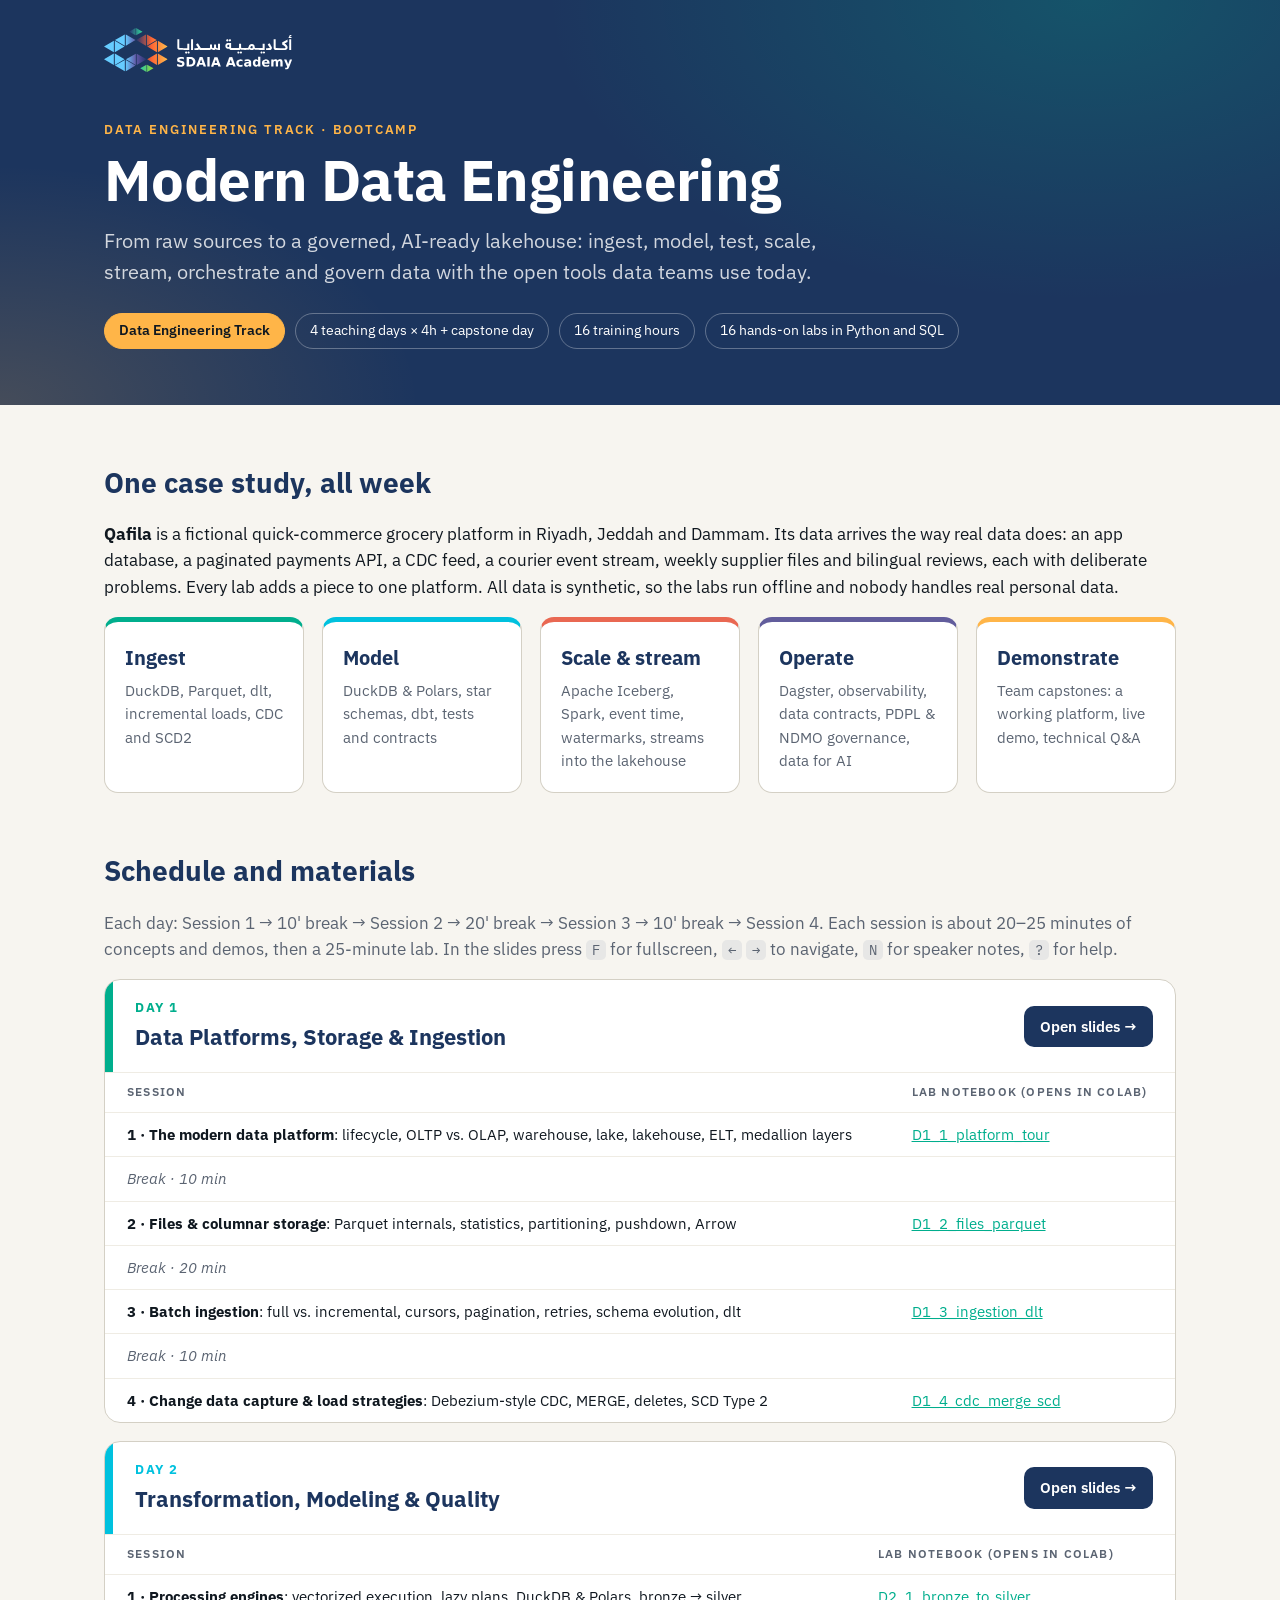
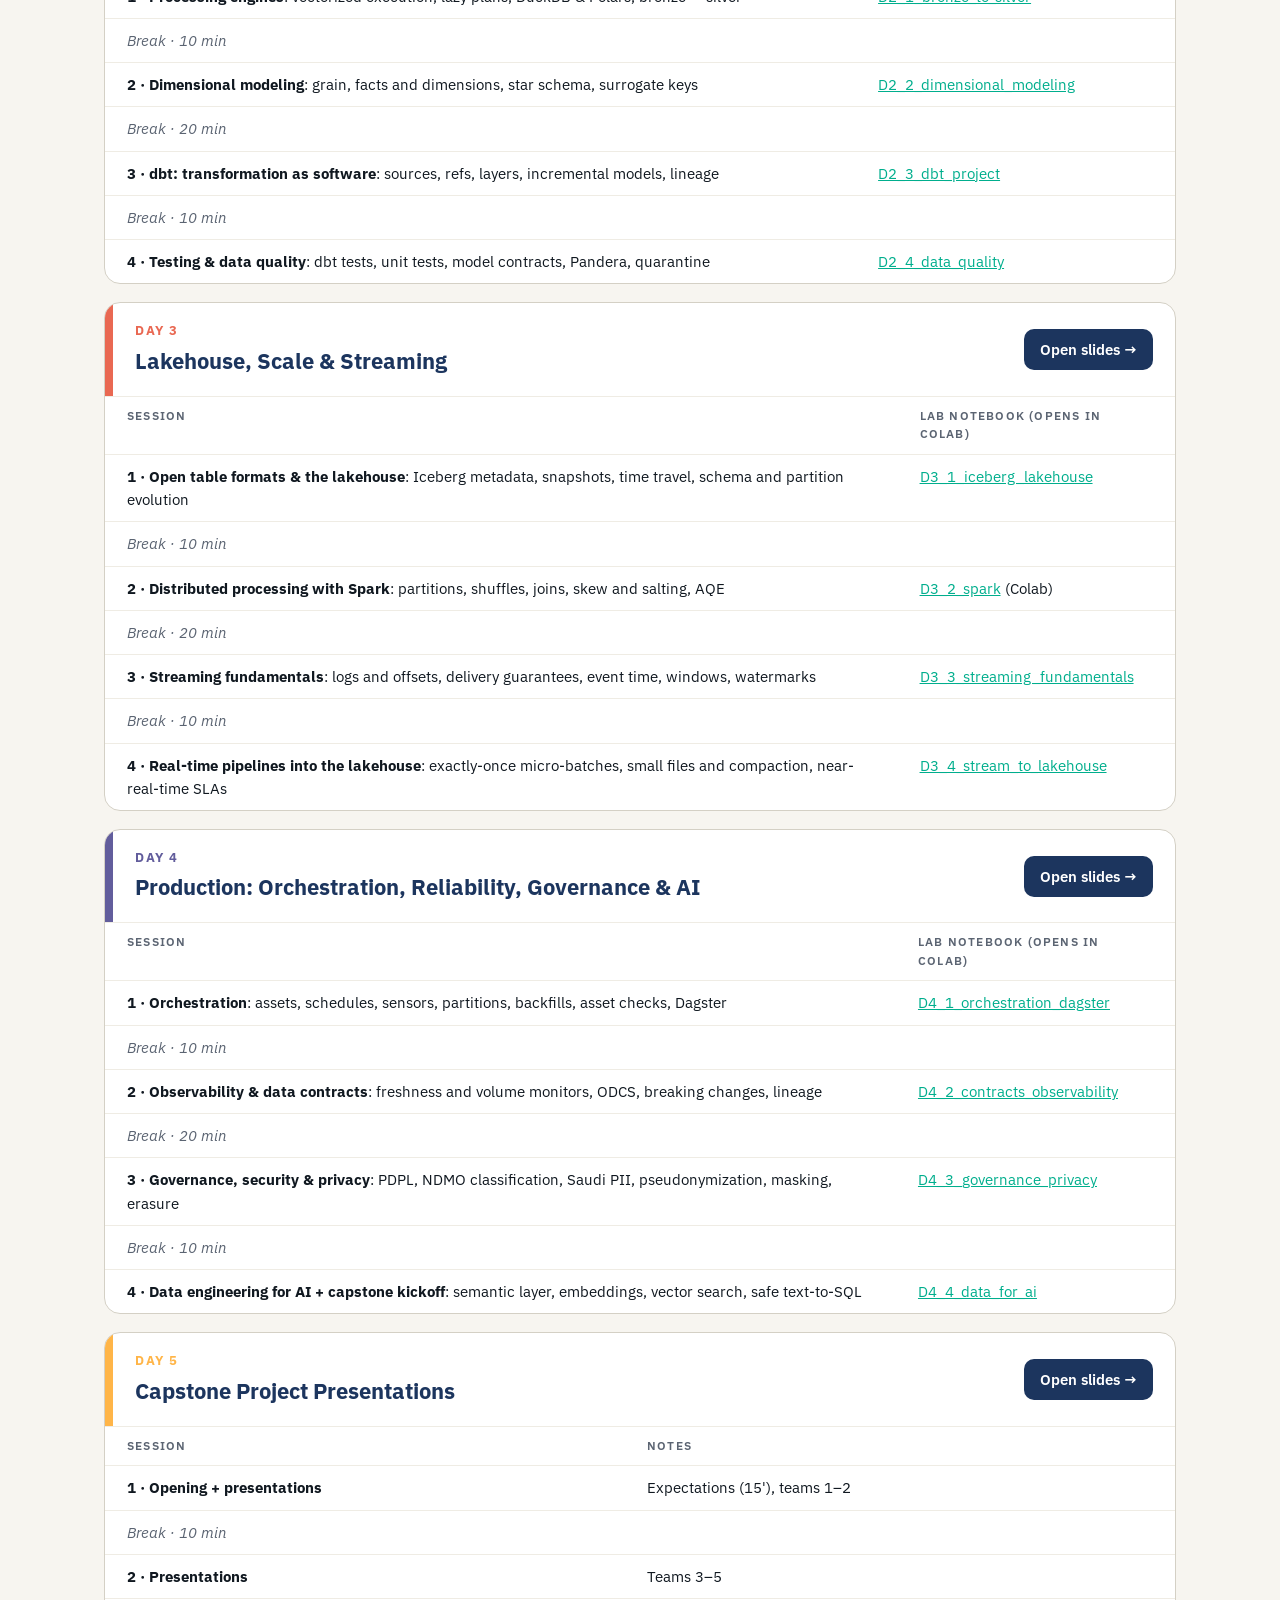
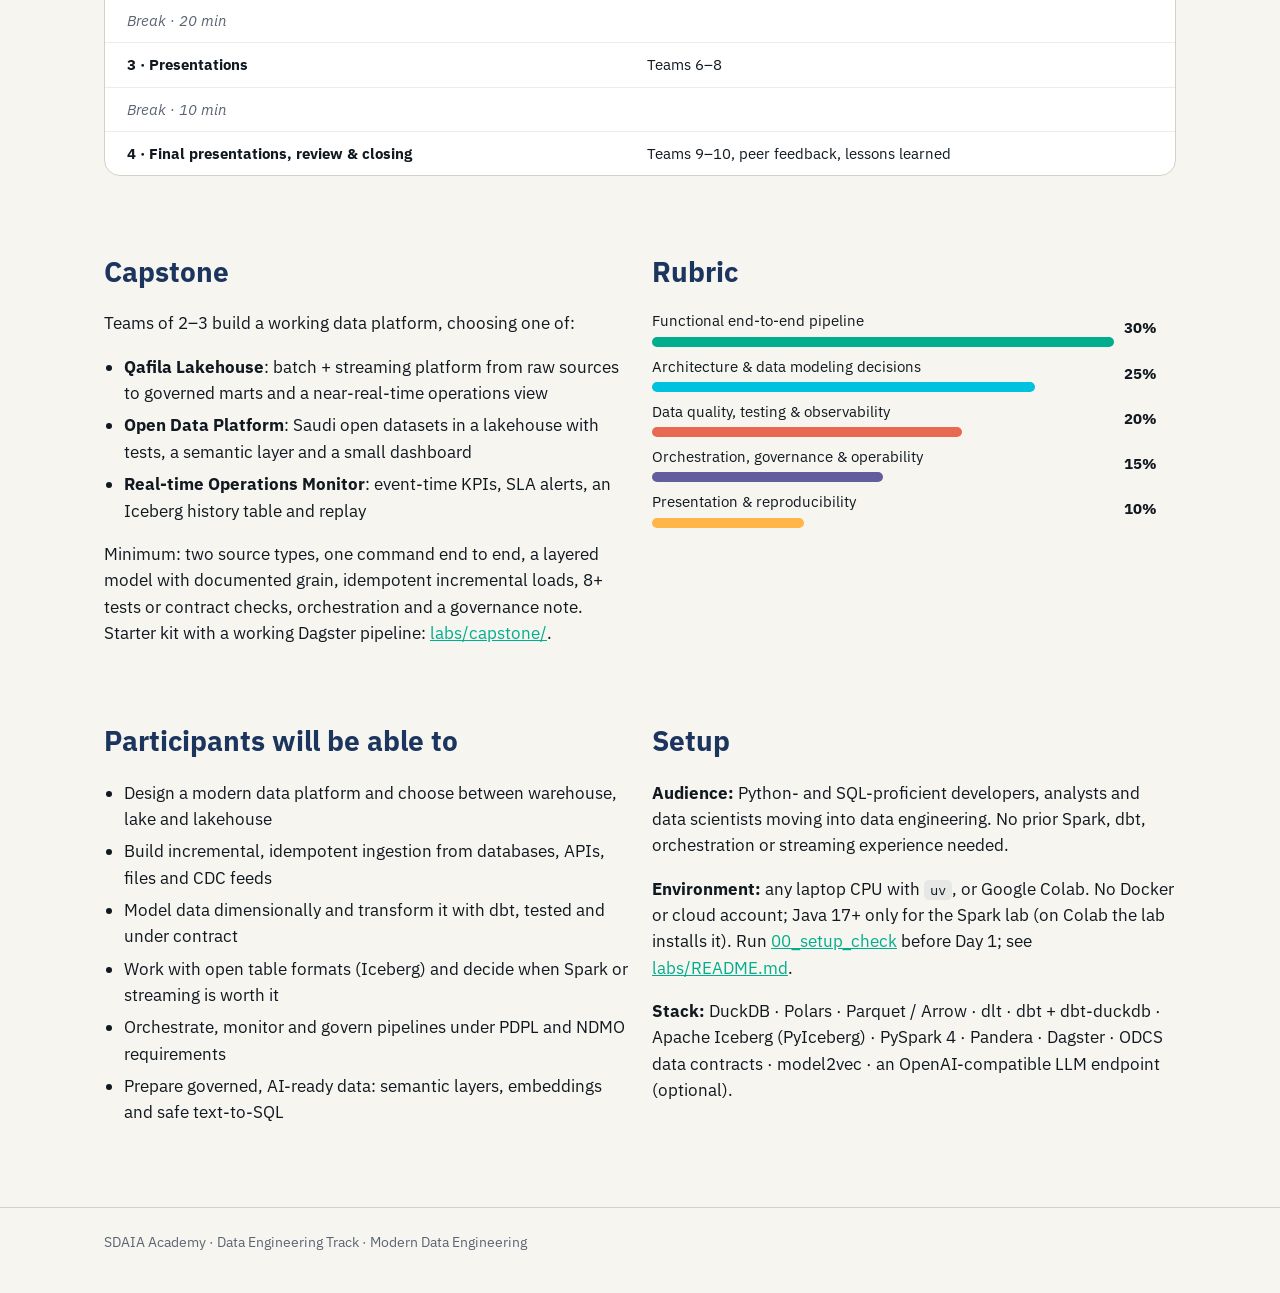
<file: index.html>
<!doctype html>
<html lang="en">
<head>
<meta charset="utf-8">
<meta name="viewport" content="width=device-width, initial-scale=1">
<title>Modern Data Engineering</title>
<link rel="icon" href="assets/img/academy.svg">
<link rel="preconnect" href="https://fonts.googleapis.com">
<link rel="preconnect" href="https://fonts.gstatic.com" crossorigin>
<link href="https://fonts.googleapis.com/css2?family=IBM+Plex+Mono:wght@400;600&family=IBM+Plex+Sans+Arabic:wght@400;600;700&family=IBM+Plex+Sans:wght@400;600;700&display=swap" rel="stylesheet">
<style>
  :root {
    --navy: #1c355e; --teal: #00ae8d; --coral: #e96852; --cyan: #00c1de; --amber: #ffb548; --purple: #625d9c;
    --ink: #101820; --paper: #f7f5f0; --paper-2: #efece4; --line: #d4d0c5; --muted: #5b6472;
    --font: "IBM Plex Sans", "IBM Plex Sans Arabic", system-ui, sans-serif; --mono: "IBM Plex Mono", ui-monospace, monospace;
  }
  * { box-sizing: border-box; }
  body { margin: 0; background: var(--paper); color: var(--ink); font: 17px/1.55 var(--font); }
  a { color: var(--teal); }
  .wrap { max-width: 1120px; margin: 0 auto; padding: 0 24px; }
  header {
    background: radial-gradient(900px 500px at 85% 0%, rgba(0,174,141,.25), transparent 60%),
                radial-gradient(700px 400px at 0% 100%, rgba(255,181,72,.18), transparent 60%), var(--navy);
    color: #fff; padding: 28px 0 56px;
  }
  .logo { height: 44px; color: #fff; display: flex; }
  .logo svg { height: 100%; width: auto; }
  .kicker { font-size: 13px; letter-spacing: .14em; text-transform: uppercase; font-weight: 600; color: var(--amber); margin: 48px 0 10px; }
  h1 { font-size: clamp(34px, 6vw, 58px); line-height: 1.05; margin: 0 0 14px; letter-spacing: -.01em; }
  header p { color: rgba(255,255,255,.8); font-size: 20px; max-width: 760px; margin: 0; }
  .meta { display: flex; flex-wrap: wrap; gap: 10px; margin-top: 26px; }
  .meta span { font-size: 14px; padding: 6px 14px; border-radius: 999px; border: 1px solid rgba(255,255,255,.3); }
  .meta span.track { background: var(--amber); color: var(--ink); border-color: var(--amber); font-weight: 600; }
  h2 { color: var(--navy); font-size: 28px; margin: 56px 0 16px; }
  h3 { color: var(--navy); margin: 0 0 6px; font-size: 20px; }
  .grid { display: grid; gap: 18px; grid-template-columns: repeat(auto-fit, minmax(200px, 1fr)); }
  .card { background: #fff; border: 1px solid var(--line); border-top: 5px solid var(--c, var(--navy)); border-radius: 14px; padding: 20px; }
  .card p { margin: 0; color: var(--muted); font-size: 15px; }
  .day { background: #fff; border: 1px solid var(--line); border-radius: 16px; margin-bottom: 18px; overflow: hidden; }
  .day-head { display: flex; flex-wrap: wrap; justify-content: space-between; align-items: center; gap: 12px; padding: 18px 22px; border-left: 8px solid var(--c); }
  .day-head .t { font-size: 13px; letter-spacing: .12em; text-transform: uppercase; color: var(--c); font-weight: 700; }
  .day-head h3 { font-size: 22px; margin: 2px 0 0; }
  .btn { display: inline-block; text-decoration: none; background: var(--navy); color: #fff; padding: 9px 16px; border-radius: 10px; font-weight: 600; font-size: 15px; }
  .btn:hover { background: #142846; }
  table { width: 100%; border-collapse: collapse; font-size: 15px; }
  td, th { padding: 10px 22px; border-top: 1px solid var(--paper-2); text-align: left; vertical-align: top; }
  th { font-size: 12px; letter-spacing: .1em; text-transform: uppercase; color: var(--muted); font-weight: 600; }
  td.brk { color: var(--muted); font-style: italic; }
  code { font-family: var(--mono); font-size: 13.5px; background: rgba(28,53,94,.07); padding: 1px 6px; border-radius: 5px; }
  .two { display: grid; gap: 24px; grid-template-columns: repeat(auto-fit, minmax(300px, 1fr)); }
  ul { padding-left: 20px; } li { margin-bottom: 6px; }
  .bar { display: grid; grid-template-columns: 1fr 52px; gap: 10px; align-items: center; margin-bottom: 8px; font-size: 15px; }
  .bar i { display: block; height: 10px; border-radius: 5px; background: var(--c, var(--teal)); width: var(--w); margin-top: 4px; }
  footer { margin: 64px 0 0; padding: 24px 0 40px; border-top: 1px solid var(--line); color: var(--muted); font-size: 14px; }
  .scroll { overflow-x: auto; }
  @media (max-width: 640px) { td, th { padding: 9px 12px; } .day-head { padding: 16px; } }
</style>
</head>
<body>
<header>
  <div class="wrap">
    <div class="logo" id="logo"></div>
    <div class="kicker">Data Engineering Track · Bootcamp</div>
    <h1>Modern Data Engineering</h1>
    <p>From raw sources to a governed, AI-ready lakehouse: ingest, model, test, scale, stream, orchestrate and govern data with the open tools data teams use today.</p>
    <div class="meta">
      <span class="track">Data Engineering Track</span>
      <span>4 teaching days × 4h + capstone day</span>
      <span>16 training hours</span>
      <span>16 hands-on labs in Python and SQL</span>
    </div>
  </div>
</header>

<main class="wrap">
  <h2>One case study, all week</h2>
  <p><b>Qafila</b> is a fictional quick-commerce grocery platform in Riyadh, Jeddah and Dammam. Its data arrives the way real data does: an app database, a paginated payments API, a CDC feed, a courier event stream, weekly supplier files and bilingual reviews, each with deliberate problems. Every lab adds a piece to one platform. All data is synthetic, so the labs run offline and nobody handles real personal data.</p>
  <div class="grid">
    <div class="card" style="--c:var(--teal)"><h3>Ingest</h3><p>DuckDB, Parquet, dlt, incremental loads, CDC and SCD2</p></div>
    <div class="card" style="--c:var(--cyan)"><h3>Model</h3><p>DuckDB &amp; Polars, star schemas, dbt, tests and contracts</p></div>
    <div class="card" style="--c:var(--coral)"><h3>Scale &amp; stream</h3><p>Apache Iceberg, Spark, event time, watermarks, streams into the lakehouse</p></div>
    <div class="card" style="--c:var(--purple)"><h3>Operate</h3><p>Dagster, observability, data contracts, PDPL &amp; NDMO governance, data for AI</p></div>
    <div class="card" style="--c:var(--amber)"><h3>Demonstrate</h3><p>Team capstones: a working platform, live demo, technical Q&amp;A</p></div>
  </div>

  <h2>Schedule and materials</h2>
  <p style="color:var(--muted)">Each day: Session 1 → 10' break → Session 2 → 20' break → Session 3 → 10' break → Session 4. Each session is about 20–25 minutes of concepts and demos, then a 25-minute lab. In the slides press <code>F</code> for fullscreen, <code>←</code> <code>→</code> to navigate, <code>N</code> for speaker notes, <code>?</code> for help.</p>

  <div class="day">
    <div class="day-head" style="--c:var(--teal)"><div><div class="t">Day 1</div><h3>Data Platforms, Storage &amp; Ingestion</h3></div><a class="btn" href="slides/day1.html">Open slides →</a></div>
    <div class="scroll"><table>
      <tr><th>Session</th><th>Lab notebook (opens in Colab)</th></tr>
      <tr><td><b>1 · The modern data platform</b>: lifecycle, OLTP vs. OLAP, warehouse, lake, lakehouse, ELT, medallion layers</td><td><a href="https://colab.research.google.com/github/SDAIAAcademy/data-engineering/blob/main/labs/D1_1_platform_tour.ipynb">D1_1_platform_tour</a></td></tr>
      <tr><td class="brk" colspan="2">Break · 10 min</td></tr>
      <tr><td><b>2 · Files &amp; columnar storage</b>: Parquet internals, statistics, partitioning, pushdown, Arrow</td><td><a href="https://colab.research.google.com/github/SDAIAAcademy/data-engineering/blob/main/labs/D1_2_files_parquet.ipynb">D1_2_files_parquet</a></td></tr>
      <tr><td class="brk" colspan="2">Break · 20 min</td></tr>
      <tr><td><b>3 · Batch ingestion</b>: full vs. incremental, cursors, pagination, retries, schema evolution, dlt</td><td><a href="https://colab.research.google.com/github/SDAIAAcademy/data-engineering/blob/main/labs/D1_3_ingestion_dlt.ipynb">D1_3_ingestion_dlt</a></td></tr>
      <tr><td class="brk" colspan="2">Break · 10 min</td></tr>
      <tr><td><b>4 · Change data capture &amp; load strategies</b>: Debezium-style CDC, MERGE, deletes, SCD Type 2</td><td><a href="https://colab.research.google.com/github/SDAIAAcademy/data-engineering/blob/main/labs/D1_4_cdc_merge_scd.ipynb">D1_4_cdc_merge_scd</a></td></tr>
    </table></div>
  </div>

  <div class="day">
    <div class="day-head" style="--c:var(--cyan)"><div><div class="t">Day 2</div><h3>Transformation, Modeling &amp; Quality</h3></div><a class="btn" href="slides/day2.html">Open slides →</a></div>
    <div class="scroll"><table>
      <tr><th>Session</th><th>Lab notebook (opens in Colab)</th></tr>
      <tr><td><b>1 · Processing engines</b>: vectorized execution, lazy plans, DuckDB &amp; Polars, bronze → silver</td><td><a href="https://colab.research.google.com/github/SDAIAAcademy/data-engineering/blob/main/labs/D2_1_bronze_to_silver.ipynb">D2_1_bronze_to_silver</a></td></tr>
      <tr><td class="brk" colspan="2">Break · 10 min</td></tr>
      <tr><td><b>2 · Dimensional modeling</b>: grain, facts and dimensions, star schema, surrogate keys</td><td><a href="https://colab.research.google.com/github/SDAIAAcademy/data-engineering/blob/main/labs/D2_2_dimensional_modeling.ipynb">D2_2_dimensional_modeling</a></td></tr>
      <tr><td class="brk" colspan="2">Break · 20 min</td></tr>
      <tr><td><b>3 · dbt: transformation as software</b>: sources, refs, layers, incremental models, lineage</td><td><a href="https://colab.research.google.com/github/SDAIAAcademy/data-engineering/blob/main/labs/D2_3_dbt_project.ipynb">D2_3_dbt_project</a></td></tr>
      <tr><td class="brk" colspan="2">Break · 10 min</td></tr>
      <tr><td><b>4 · Testing &amp; data quality</b>: dbt tests, unit tests, model contracts, Pandera, quarantine</td><td><a href="https://colab.research.google.com/github/SDAIAAcademy/data-engineering/blob/main/labs/D2_4_data_quality.ipynb">D2_4_data_quality</a></td></tr>
    </table></div>
  </div>

  <div class="day">
    <div class="day-head" style="--c:var(--coral)"><div><div class="t">Day 3</div><h3>Lakehouse, Scale &amp; Streaming</h3></div><a class="btn" href="slides/day3.html">Open slides →</a></div>
    <div class="scroll"><table>
      <tr><th>Session</th><th>Lab notebook (opens in Colab)</th></tr>
      <tr><td><b>1 · Open table formats &amp; the lakehouse</b>: Iceberg metadata, snapshots, time travel, schema and partition evolution</td><td><a href="https://colab.research.google.com/github/SDAIAAcademy/data-engineering/blob/main/labs/D3_1_iceberg_lakehouse.ipynb">D3_1_iceberg_lakehouse</a></td></tr>
      <tr><td class="brk" colspan="2">Break · 10 min</td></tr>
      <tr><td><b>2 · Distributed processing with Spark</b>: partitions, shuffles, joins, skew and salting, AQE</td><td><a href="https://colab.research.google.com/github/SDAIAAcademy/data-engineering/blob/main/labs/D3_2_spark.ipynb">D3_2_spark</a> (Colab)</td></tr>
      <tr><td class="brk" colspan="2">Break · 20 min</td></tr>
      <tr><td><b>3 · Streaming fundamentals</b>: logs and offsets, delivery guarantees, event time, windows, watermarks</td><td><a href="https://colab.research.google.com/github/SDAIAAcademy/data-engineering/blob/main/labs/D3_3_streaming_fundamentals.ipynb">D3_3_streaming_fundamentals</a></td></tr>
      <tr><td class="brk" colspan="2">Break · 10 min</td></tr>
      <tr><td><b>4 · Real-time pipelines into the lakehouse</b>: exactly-once micro-batches, small files and compaction, near-real-time SLAs</td><td><a href="https://colab.research.google.com/github/SDAIAAcademy/data-engineering/blob/main/labs/D3_4_stream_to_lakehouse.ipynb">D3_4_stream_to_lakehouse</a></td></tr>
    </table></div>
  </div>

  <div class="day">
    <div class="day-head" style="--c:var(--purple)"><div><div class="t">Day 4</div><h3>Production: Orchestration, Reliability, Governance &amp; AI</h3></div><a class="btn" href="slides/day4.html">Open slides →</a></div>
    <div class="scroll"><table>
      <tr><th>Session</th><th>Lab notebook (opens in Colab)</th></tr>
      <tr><td><b>1 · Orchestration</b>: assets, schedules, sensors, partitions, backfills, asset checks, Dagster</td><td><a href="https://colab.research.google.com/github/SDAIAAcademy/data-engineering/blob/main/labs/D4_1_orchestration_dagster.ipynb">D4_1_orchestration_dagster</a></td></tr>
      <tr><td class="brk" colspan="2">Break · 10 min</td></tr>
      <tr><td><b>2 · Observability &amp; data contracts</b>: freshness and volume monitors, ODCS, breaking changes, lineage</td><td><a href="https://colab.research.google.com/github/SDAIAAcademy/data-engineering/blob/main/labs/D4_2_contracts_observability.ipynb">D4_2_contracts_observability</a></td></tr>
      <tr><td class="brk" colspan="2">Break · 20 min</td></tr>
      <tr><td><b>3 · Governance, security &amp; privacy</b>: PDPL, NDMO classification, Saudi PII, pseudonymization, masking, erasure</td><td><a href="https://colab.research.google.com/github/SDAIAAcademy/data-engineering/blob/main/labs/D4_3_governance_privacy.ipynb">D4_3_governance_privacy</a></td></tr>
      <tr><td class="brk" colspan="2">Break · 10 min</td></tr>
      <tr><td><b>4 · Data engineering for AI + capstone kickoff</b>: semantic layer, embeddings, vector search, safe text-to-SQL</td><td><a href="https://colab.research.google.com/github/SDAIAAcademy/data-engineering/blob/main/labs/D4_4_data_for_ai.ipynb">D4_4_data_for_ai</a></td></tr>
    </table></div>
  </div>

  <div class="day">
    <div class="day-head" style="--c:var(--amber)"><div><div class="t">Day 5</div><h3>Capstone Project Presentations</h3></div><a class="btn" href="slides/day5.html">Open slides →</a></div>
    <div class="scroll"><table>
      <tr><th>Session</th><th>Notes</th></tr>
      <tr><td><b>1 · Opening + presentations</b></td><td>Expectations (15'), teams 1–2</td></tr>
      <tr><td class="brk" colspan="2">Break · 10 min</td></tr>
      <tr><td><b>2 · Presentations</b></td><td>Teams 3–5</td></tr>
      <tr><td class="brk" colspan="2">Break · 20 min</td></tr>
      <tr><td><b>3 · Presentations</b></td><td>Teams 6–8</td></tr>
      <tr><td class="brk" colspan="2">Break · 10 min</td></tr>
      <tr><td><b>4 · Final presentations, review &amp; closing</b></td><td>Teams 9–10, peer feedback, lessons learned</td></tr>
    </table></div>
  </div>

  <div class="two">
    <div>
      <h2>Capstone</h2>
      <p>Teams of 2–3 build a working data platform, choosing one of:</p>
      <ul>
        <li><b>Qafila Lakehouse</b>: batch + streaming platform from raw sources to governed marts and a near-real-time operations view</li>
        <li><b>Open Data Platform</b>: Saudi open datasets in a lakehouse with tests, a semantic layer and a small dashboard</li>
        <li><b>Real-time Operations Monitor</b>: event-time KPIs, SLA alerts, an Iceberg history table and replay</li>
      </ul>
      <p>Minimum: two source types, one command end to end, a layered model with documented grain, idempotent incremental loads, 8+ tests or contract checks, orchestration and a governance note. Starter kit with a working Dagster pipeline: <a href="https://github.com/SDAIAAcademy/data-engineering/tree/main/labs/capstone">labs/capstone/</a>.</p>
    </div>
    <div>
      <h2>Rubric</h2>
      <div class="bar"><span>Functional end-to-end pipeline<i style="--w:100%"></i></span><b>30%</b></div>
      <div class="bar"><span>Architecture &amp; data modeling decisions<i style="--w:83%;--c:var(--cyan)"></i></span><b>25%</b></div>
      <div class="bar"><span>Data quality, testing &amp; observability<i style="--w:67%;--c:var(--coral)"></i></span><b>20%</b></div>
      <div class="bar"><span>Orchestration, governance &amp; operability<i style="--w:50%;--c:var(--purple)"></i></span><b>15%</b></div>
      <div class="bar"><span>Presentation &amp; reproducibility<i style="--w:33%;--c:var(--amber)"></i></span><b>10%</b></div>
    </div>
  </div>

  <div class="two">
    <div>
      <h2>Participants will be able to</h2>
      <ul>
        <li>Design a modern data platform and choose between warehouse, lake and lakehouse</li>
        <li>Build incremental, idempotent ingestion from databases, APIs, files and CDC feeds</li>
        <li>Model data dimensionally and transform it with dbt, tested and under contract</li>
        <li>Work with open table formats (Iceberg) and decide when Spark or streaming is worth it</li>
        <li>Orchestrate, monitor and govern pipelines under PDPL and NDMO requirements</li>
        <li>Prepare governed, AI-ready data: semantic layers, embeddings and safe text-to-SQL</li>
      </ul>
    </div>
    <div>
      <h2>Setup</h2>
      <p><b>Audience:</b> Python- and SQL-proficient developers, analysts and data scientists moving into data engineering. No prior Spark, dbt, orchestration or streaming experience needed.</p>
      <p><b>Environment:</b> any laptop CPU with <code>uv</code>, or Google Colab. No Docker or cloud account; Java 17+ only for the Spark lab (on Colab the lab installs it). Run <a href="https://colab.research.google.com/github/SDAIAAcademy/data-engineering/blob/main/labs/00_setup_check.ipynb">00_setup_check</a> before Day 1; see <a href="https://github.com/SDAIAAcademy/data-engineering/tree/main/labs#readme">labs/README.md</a>.</p>
      <p><b>Stack:</b> DuckDB · Polars · Parquet / Arrow · dlt · dbt + dbt-duckdb · Apache Iceberg (PyIceberg) · PySpark 4 · Pandera · Dagster · ODCS data contracts · model2vec · an OpenAI-compatible LLM endpoint (optional).</p>
    </div>
  </div>
</main>
<footer><div class="wrap">SDAIA Academy · Data Engineering Track · Modern Data Engineering</div></footer>
<script src="assets/logo.js"></script>
<script>document.getElementById('logo').innerHTML = window.ACADEMY_LOGO || 'SDAIA Academy';</script>
</body>
</html>
</file>
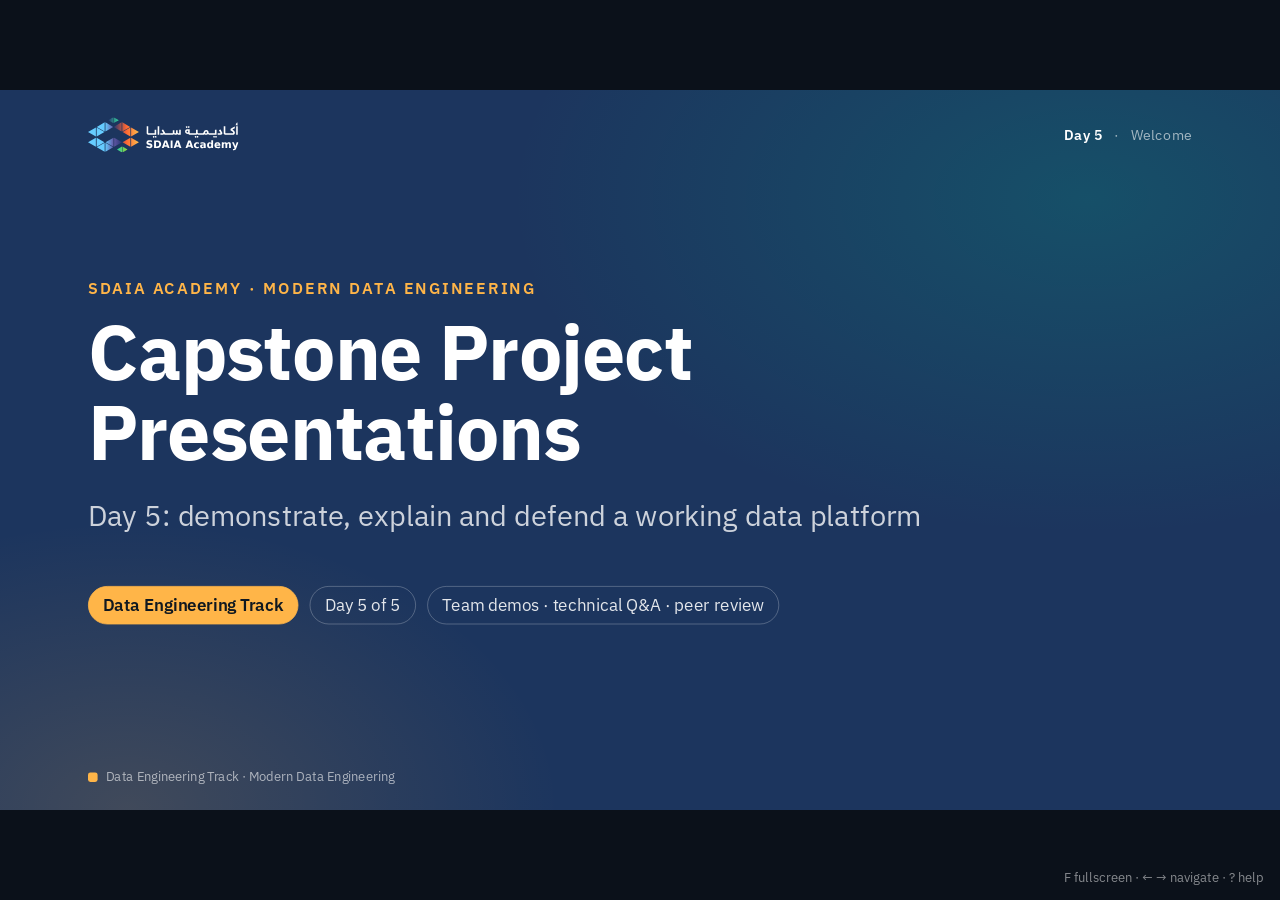
<file: slides/day5.html>
<!doctype html>
<html lang="en">
<head>
<meta charset="utf-8">
<meta name="viewport" content="width=device-width, initial-scale=1">
<title>Day 5 · Modern Data Engineering</title>
<link rel="icon" href="../assets/img/academy.svg">
<link rel="preconnect" href="https://fonts.googleapis.com">
<link rel="preconnect" href="https://fonts.gstatic.com" crossorigin>
<link href="https://fonts.googleapis.com/css2?family=IBM+Plex+Mono:wght@400;600&family=IBM+Plex+Sans+Arabic:wght@400;600;700&family=IBM+Plex+Sans:wght@400;600;700&display=swap" rel="stylesheet">
<link rel="stylesheet" href="../assets/deck.css">
<style>
  .timers { display: flex; gap: 90px; justify-content: center; }
  .timers > div { text-align: center; }
  .timers .timer { font-size: 150px; margin: 10px 0; }
  .timers h3 { color: #fff; margin: 0; }
  .presenting input {
    font: 700 64px var(--font); color: #fff; background: transparent; border: none; border-bottom: 2px dashed rgba(255,255,255,.35);
    text-align: center; width: 1100px; outline: none;
  }
  .order td input { font: inherit; border: none; background: transparent; width: 100%; color: var(--ink); outline: none; }
</style>
</head>
<body>
<div class="deck" data-day="Day 5" data-course="Modern Data Engineering">

<!-- ======================= OPENING ======================= -->
<section class="slide title" data-label="Welcome">
  <div class="kicker">SDAIA Academy · Modern Data Engineering</div>
  <h1>Capstone Project Presentations</h1>
  <p class="lead mt">Day 5: demonstrate, explain and defend a working data platform</p>
  <div class="meta">
    <span class="track">Data Engineering Track</span>
    <span>Day 5 of 5</span>
    <span>Team demos · technical Q&amp;A · peer review</span>
  </div>
</section>

<section class="slide" data-label="Agenda">
  <div class="kicker">Today</div>
  <h2>Day 5 agenda</h2>
  <div class="agenda">
    <div class="item"><span><b>Session 1 · Opening + presentations</b><small>Evaluation expectations (15'), then teams 1–2</small></span><span class="d">50 min</span></div>
    <div class="item brk"><span>Break</span><span class="d">10 min</span></div>
    <div class="item"><span><b>Session 2 · Presentations</b><small>Teams 3–5</small></span><span class="d">50 min</span></div>
    <div class="item brk"><span>Long break</span><span class="d">20 min</span></div>
    <div class="item"><span><b>Session 3 · Presentations</b><small>Teams 6–8</small></span><span class="d">50 min</span></div>
    <div class="item brk"><span>Break</span><span class="d">10 min</span></div>
    <div class="item"><span><b>Session 4 · Final presentations + review</b><small>Teams 9–10, peer feedback, instructor review, lessons learned, closing</small></span><span class="d">50 min</span></div>
  </div>
  <aside class="notes">Default plan fits 10 teams at 15 minutes each. With fewer teams, extend Q&amp;A or the review in Session 4; with more, cut Q&amp;A to 4 minutes.</aside>
</section>

<!-- ======================= SESSION 1 ======================= -->
<section class="slide section" data-session="Session 1 · Opening">
  <div class="kicker">Session 1</div>
  <h1>Opening &amp; evaluation expectations</h1>
  <ul class="bullets outcomes tight">
    <li>How each presentation runs and how it's scored</li>
    <li>What strong answers to technical questions look like</li>
    <li>How you give useful peer feedback</li>
  </ul>
  <div class="sess-no">01</div>
</section>

<section class="slide">
  <div class="kicker">Format</div>
  <h2>15 minutes per team</h2>
  <div class="cols cols-3">
    <div class="card c-teal"><div class="big" style="color:var(--teal)">10'</div><h4 class="mt-s">Talk + live demo</h4><p class="small mb0">Every member speaks. Run the pipeline live, then show a re-run that changes nothing.</p></div>
    <div class="card c-coral"><div class="big" style="color:var(--coral)">5'</div><h4 class="mt-s">Technical Q&amp;A</h4><p class="small mb0">Instructor first, then the audience. Answer with evidence: a query, a test result, a lineage graph.</p></div>
    <div class="card c-navy"><div class="big">↻</div><h4 class="mt-s">Changeover</h4><p class="small mb0">Next team connects during Q&amp;A. Have your laptop ready, the warehouse built and the UI open.</p></div>
  </div>
  <div class="callout warn mt small"><b>Timekeeping:</b> signal at 3 minutes left and 1 minute left. When the talk timer ends we move to Q&amp;A. A long job or a broken demo? Switch to your <b>recorded backup</b> immediately.</div>
</section>

<section class="slide">
  <div class="kicker">Suggested structure</div>
  <h2>Eight slides that tell the whole story</h2>
  <div class="cols cols-2">
    <ol class="bullets small">
      <li><b>Problem</b>: who needs this data, for which decisions, how fresh</li>
      <li><b>Sources</b>: types, volumes, refresh, the nasty surprises you found</li>
      <li><b>Architecture</b>: one diagram, tools at each layer, and why</li>
      <li><b>Model</b>: facts and dimensions, with the grain in one sentence each</li>
    </ol>
    <ol class="bullets small" start="5" style="counter-reset: n 4">
      <li><b>Trust</b>: tests and contracts, the real problem one of them caught</li>
      <li><b>Operations + governance</b>: schedule, re-runs, personal data</li>
      <li><b>Live demo</b>: run it, re-run it, query the result</li>
      <li><b>Lessons and next steps</b>: what breaks first at 100× the data</li>
    </ol>
  </div>
</section>

<section class="slide">
  <div class="kicker">Scoring guide</div>
  <h2>What each criterion looks like at its best</h2>
  <table class="t small">
    <tr><th>Criterion</th><th class="num">Weight</th><th>Strong evidence</th></tr>
    <tr><td>Functional end-to-end pipeline</td><td class="num">30%</td><td>Two or more source types to analytics-ready tables with one command, from a clean clone, live</td></tr>
    <tr><td>Architecture &amp; data modeling</td><td class="num">25%</td><td>Layers with clear jobs; grain stated and tested; tool choices justified by data size, freshness and team</td></tr>
    <tr><td>Data quality, testing &amp; observability</td><td class="num">20%</td><td>8+ tests or contract checks with severities; one caught a real issue; freshness or volume monitored</td></tr>
    <tr><td>Orchestration, governance &amp; operability</td><td class="num">15%</td><td>Idempotent incremental loads shown live; schedule or sensor; personal data classified and protected</td></tr>
    <tr><td>Presentation &amp; reproducibility</td><td class="num">10%</td><td>Clear story, on time; README lets a stranger rebuild everything</td></tr>
  </table>
</section>

<section class="slide">
  <div class="kicker">Technical Q&amp;A</div>
  <h2>Questions you should be ready for</h2>
  <div class="cols cols-2">
    <ul class="bullets small">
      <li>What's the grain of this fact table? Show me the test that proves it.</li>
      <li>What happens if tonight's load runs twice? Or fails halfway?</li>
      <li>A source renames a column tomorrow. Where does it break, and who finds out?</li>
      <li>How do you handle late or duplicated records?</li>
    </ul>
    <ul class="bullets small">
      <li>Which columns hold personal data? Who can see them raw?</li>
      <li>A customer asks to be erased. Walk me through every place their data lives.</li>
      <li>What would you change at 100× today's volume? Would you need Spark?</li>
      <li>Why this tool and not the simpler alternative?</li>
    </ul>
  </div>
  <div class="callout tip mt small"><b>Great answers</b> point to a query, a test, a run in the orchestrator or a line in the README. "We didn't handle that, and here's how we would" is a fine answer too.</div>
</section>

<section class="slide">
  <div class="kicker">Peer feedback</div>
  <h2>Give feedback that helps: 1 · 1 · 1</h2>
  <div class="cols cols-3">
    <div class="card c-teal"><h4>One strength</h4><p class="small mb0">Be specific: "Showing the re-run with identical row counts made idempotency obvious."</p></div>
    <div class="card c-cyan"><h4>One question</h4><p class="small mb0">Something you genuinely want to know about their choices or trade-offs.</p></div>
    <div class="card c-coral"><h4>One suggestion</h4><p class="small mb0">A concrete next step: "Make the payment load incremental with a look-back window."</p></div>
  </div>
  <div class="callout note mt small">Write feedback for each team on the shared form while they present. It's shared with the team after the session.</div>
</section>

<section class="slide order" data-label="Running order">
  <div class="kicker">Running order</div>
  <h2>Teams and time slots</h2>
  <div class="cols cols-2">
    <table class="t small">
      <tr><th>#</th><th>Session</th><th>Team</th><th>Option</th></tr>
      <tr><td>1</td><td>Session 1</td><td><input placeholder="Team name"></td><td><input placeholder="Option"></td></tr>
      <tr><td>2</td><td>Session 1</td><td><input placeholder="Team name"></td><td><input placeholder="Option"></td></tr>
      <tr><td>3</td><td>Session 2</td><td><input placeholder="Team name"></td><td><input placeholder="Option"></td></tr>
      <tr><td>4</td><td>Session 2</td><td><input placeholder="Team name"></td><td><input placeholder="Option"></td></tr>
      <tr><td>5</td><td>Session 2</td><td><input placeholder="Team name"></td><td><input placeholder="Option"></td></tr>
    </table>
    <table class="t small">
      <tr><th>#</th><th>Session</th><th>Team</th><th>Option</th></tr>
      <tr><td>6</td><td>Session 3</td><td><input placeholder="Team name"></td><td><input placeholder="Option"></td></tr>
      <tr><td>7</td><td>Session 3</td><td><input placeholder="Team name"></td><td><input placeholder="Option"></td></tr>
      <tr><td>8</td><td>Session 3</td><td><input placeholder="Team name"></td><td><input placeholder="Option"></td></tr>
      <tr><td>9</td><td>Session 4</td><td><input placeholder="Team name"></td><td><input placeholder="Option"></td></tr>
      <tr><td>10</td><td>Session 4</td><td><input placeholder="Team name"></td><td><input placeholder="Option"></td></tr>
    </table>
  </div>
  <p class="xsmall muted mt">Click a cell to type team names before the session. They stay until the page is reloaded.</p>
</section>

<section class="slide dark presenting" data-label="Presentations">
  <div class="kicker">Now presenting</div>
  <div class="center"><input value="Team name" aria-label="Team name"></div>
  <div class="timers mt">
    <div><h3>Talk + demo</h3><div class="timer" data-minutes="10"></div></div>
    <div><h3>Q&amp;A</h3><div class="timer" data-minutes="5"></div></div>
  </div>
  <aside class="notes">T starts or pauses the talk timer; use the buttons for the Q&amp;A timer. Reset both between teams.</aside>
</section>

<section class="slide break" data-label="Break">
  <div class="kicker">Break</div>
  <h1>10-minute break</h1>
  <div class="timer" data-minutes="10"></div>
  <p class="lead">Next: Session 2 · Presentations, teams 3–5</p>
</section>

<!-- ======================= SESSION 2 ======================= -->
<section class="slide section" data-session="Session 2 · Presentations">
  <div class="kicker">Session 2</div>
  <h1>Presentations: teams 3–5</h1>
  <div class="sess-no">02</div>
</section>

<section class="slide dark presenting" data-label="Presentations">
  <div class="kicker">Now presenting</div>
  <div class="center"><input value="Team name" aria-label="Team name"></div>
  <div class="timers mt">
    <div><h3>Talk + demo</h3><div class="timer" data-minutes="10"></div></div>
    <div><h3>Q&amp;A</h3><div class="timer" data-minutes="5"></div></div>
  </div>
</section>

<section class="slide break" data-label="Break">
  <div class="kicker">Long break</div>
  <h1>20-minute break</h1>
  <div class="timer" data-minutes="20"></div>
  <p class="lead">Next: Session 3 · Presentations, teams 6–8</p>
</section>

<!-- ======================= SESSION 3 ======================= -->
<section class="slide section" data-session="Session 3 · Presentations">
  <div class="kicker">Session 3</div>
  <h1>Presentations: teams 6–8</h1>
  <div class="sess-no">03</div>
</section>

<section class="slide dark presenting" data-label="Presentations">
  <div class="kicker">Now presenting</div>
  <div class="center"><input value="Team name" aria-label="Team name"></div>
  <div class="timers mt">
    <div><h3>Talk + demo</h3><div class="timer" data-minutes="10"></div></div>
    <div><h3>Q&amp;A</h3><div class="timer" data-minutes="5"></div></div>
  </div>
</section>

<section class="slide break" data-label="Break">
  <div class="kicker">Break</div>
  <h1>10-minute break</h1>
  <div class="timer" data-minutes="10"></div>
  <p class="lead">Next: Session 4 · Final presentations &amp; review</p>
</section>

<!-- ======================= SESSION 4 ======================= -->
<section class="slide section" data-session="Session 4 · Review & closing">
  <div class="kicker">Session 4</div>
  <h1>Final presentations, review &amp; closing</h1>
  <ul class="bullets outcomes tight">
    <li>Teams 9–10</li>
    <li>Peer feedback and instructor review</li>
    <li>Lessons learned and where to go next</li>
  </ul>
  <div class="sess-no">04</div>
</section>

<section class="slide dark presenting" data-label="Presentations">
  <div class="kicker">Now presenting</div>
  <div class="center"><input value="Team name" aria-label="Team name"></div>
  <div class="timers mt">
    <div><h3>Talk + demo</h3><div class="timer" data-minutes="10"></div></div>
    <div><h3>Q&amp;A</h3><div class="timer" data-minutes="5"></div></div>
  </div>
</section>

<section class="slide" data-label="Review">
  <div class="kicker">Instructor review</div>
  <h2>Patterns across projects</h2>
  <div class="cols cols-2">
    <div class="card c-teal"><h4>What worked</h4>
      <ul class="small"><li>Writing the grain down first, and testing it</li><li>Showing a re-run that changes nothing</li><li>Tests with severities and owners, not just "it passed"</li><li>Keeping it simple: DuckDB + dbt until the data said otherwise</li></ul></div>
    <div class="card c-coral"><h4>What to watch</h4>
      <ul class="small"><li>Append-only loads that duplicate on retry</li><li>Fan-out joins inflating revenue</li><li>Personal data copied into every layer "just in case"</li><li>Demos that only work on the presenter's laptop</li></ul></div>
  </div>
  <aside class="notes">Adapt this slide live: replace bullets with specific observations from today's presentations before the session or during the last break.</aside>
</section>

<section class="slide" data-label="Recap">
  <div class="kicker">The whole journey</div>
  <h2>From raw sources to governed, AI-ready data</h2>
  <div class="flow">
    <div class="step c-navy"><b>Land</b>files, APIs, CDC, dlt</div>
    <div class="arrow">→</div>
    <div class="step c-teal"><b>Model</b>DuckDB, star schema, dbt</div>
    <div class="arrow">→</div>
    <div class="step c-teal"><b>Trust</b>tests, contracts, quarantine</div>
    <div class="arrow">→</div>
    <div class="step c-cyan"><b>Scale</b>Iceberg, Spark, streams</div>
    <div class="arrow">→</div>
    <div class="step c-coral"><b>Operate</b>orchestration, monitors</div>
    <div class="arrow">→</div>
    <div class="step c-amber"><b>Govern + serve</b>PDPL, semantic layer, AI</div>
  </div>
  <table class="t small mt">
    <tr><th>If you need…</th><th>Start with…</th></tr>
    <tr><td>Analytics on up to ~100s of GB</td><td>DuckDB or Polars on one machine, Parquet files, dbt</td></tr>
    <tr><td>Many engines on one copy of the data</td><td>Iceberg tables behind a REST catalog</td></tr>
    <tr><td>Fresh data within minutes</td><td>CDC or events into a log, micro-batches into Iceberg, idempotent sinks</td></tr>
    <tr><td>Terabytes per job, or a shared cluster</td><td>Spark (managed), with an eye on shuffles, skew and file sizes</td></tr>
    <tr><td>Consistent numbers for people and AI</td><td>A tested star schema with a semantic layer on top</td></tr>
  </table>
</section>

<section class="slide" data-label="What next">
  <div class="kicker">Keep going</div>
  <h2>Where to go from here</h2>
  <div class="cols cols-4 gap-s">
    <div class="card c-amber"><h4>Cloud data platforms</h4><p class="small mb0">Object storage, IAM, managed warehouses and catalogs, cost control</p></div>
    <div class="card c-amber"><h4>Streaming at scale</h4><p class="small mb0">Kafka operations, Flink, exactly-once end to end</p></div>
    <div class="card c-amber"><h4>Data governance</h4><p class="small mb0">Catalogs, lineage, policy-as-code, privacy engineering</p></div>
    <div class="card c-amber"><h4>Data for ML &amp; AI</h4><p class="small mb0">Feature pipelines, embeddings at scale, MLOps</p></div>
  </div>
  <div class="cols cols-2 mt">
    <div class="callout tip small"><b>This week:</b> push your capstone repository (public or internal), add an architecture diagram, and write a short post on one thing that surprised you.</div>
    <div class="callout note small"><b>Keep practising:</b> the dbt, DuckDB, Dagster and Apache Iceberg docs, the <i>Fundamentals of Data Engineering</i> book (Reis &amp; Housley), and Saudi open data to build on.</div>
  </div>
</section>

<section class="slide dark" data-label="Thank you">
  <div class="kicker">Modern Data Engineering · SDAIA Academy</div>
  <h1>Thank you</h1>
  <p class="lead mt">Please complete the course feedback survey before you leave. It directly shapes the next cohort.</p>
  <div class="cols cols-3 mt">
    <div class="card c-teal"><h4>Survey</h4><p class="small mb0">Link shared in the course channel</p></div>
    <div class="card c-cyan"><h4>Certificates</h4><p class="small mb0">Issued after capstone submission is confirmed</p></div>
    <div class="card c-coral"><h4>Stay in touch</h4><p class="small mb0">Course channel stays open for capstone follow-ups</p></div>
  </div>
</section>

</div>
<script src="../assets/logo.js"></script>
<script src="../assets/deck.js"></script>
</body>
</html>
</file>
<file: assets/deck.css>
/* Modern Data Engineering — SDAIA Academy slide engine
   Fixed 1600x900 stage, scaled to fit the viewport by deck.js. */

:root {
  --navy: #1c355e;
  --teal: #00ae8d;
  --coral: #e96852;
  --green: #6abf4b;
  --cyan: #00c1de;
  --amber: #ffb548;      /* track colour */
  --purple: #625d9c;
  --ink: #101820;
  --paper: #f7f5f0;
  --paper-2: #efece4;
  --line: #d4d0c5;
  --muted: #5b6472;
  --code-bg: #0f1722;
  --font: "IBM Plex Sans", "IBM Plex Sans Arabic", system-ui, -apple-system, "Segoe UI", sans-serif;
  --font-ar: "IBM Plex Sans Arabic", "IBM Plex Sans", system-ui, sans-serif;
  --mono: "IBM Plex Mono", ui-monospace, "Cascadia Code", Consolas, monospace;
  --stage-w: 1600px;
  --stage-h: 900px;
}

* { box-sizing: border-box; }
html, body { margin: 0; height: 100%; }
body {
  background: #0b111a;
  color: var(--ink);
  font-family: var(--font);
  overflow: hidden;
  -webkit-font-smoothing: antialiased;
}

/* ---------- stage ---------- */
.deck {
  position: absolute;
  left: 50%; top: 50%;
  width: var(--stage-w); height: var(--stage-h);
  transform-origin: center center;
}
.slide {
  position: absolute; inset: 0;
  background: var(--paper);
  padding: 92px 110px 90px;
  display: none;
  flex-direction: column;
  overflow: hidden;
  font-size: 30px;
  line-height: 1.42;
}
.slide.active { display: flex; }
.slide > .body { flex: 1; display: flex; flex-direction: column; justify-content: center; min-height: 0; }
.slide.top > .body { justify-content: flex-start; }

/* chrome added by deck.js */
.chrome-top {
  position: absolute; left: 110px; right: 110px; top: 34px;
  display: flex; justify-content: space-between; align-items: center;
  font-size: 17px; letter-spacing: .04em; color: var(--muted);
}
.chrome-top .logo { height: 44px; color: var(--navy); display: flex; }
.chrome-top .logo svg { height: 100%; width: auto; }
.chrome-top .crumb { display: flex; gap: 14px; align-items: center; }
.chrome-top .crumb b { color: var(--navy); font-weight: 600; }
.chrome-bottom {
  position: absolute; left: 110px; right: 110px; bottom: 30px;
  display: flex; justify-content: space-between; align-items: center;
  font-size: 16px; color: var(--muted);
}
.chrome-bottom .track { display: flex; align-items: center; gap: 10px; }
.chrome-bottom .track i { width: 12px; height: 12px; border-radius: 3px; background: var(--amber); display: inline-block; }
.progress { position: absolute; left: 0; bottom: 0; height: 6px; background: var(--amber); transition: width .25s ease; }

/* ---------- typography ---------- */
h1, h2, h3, h4 { margin: 0; color: var(--navy); font-weight: 700; letter-spacing: -.01em; }
h1 { font-size: 84px; line-height: 1.05; }
h2 { font-size: 54px; line-height: 1.12; margin-bottom: 30px; }
h3 { font-size: 34px; line-height: 1.2; margin-bottom: 12px; }
h4 { font-size: 26px; margin-bottom: 8px; }
p { margin: 0 0 18px; }
.kicker {
  font-size: 20px; font-weight: 600; letter-spacing: .14em; text-transform: uppercase;
  color: var(--teal); margin-bottom: 14px;
}
.lead { font-size: 36px; color: var(--muted); line-height: 1.35; }
.small { font-size: 24px; }
.xsmall { font-size: 20px; }
.muted { color: var(--muted); }
.center { text-align: center; }
.ar { font-family: var(--font-ar); direction: rtl; unicode-bidi: isolate; }
b, strong { font-weight: 600; }
em { color: var(--coral); font-style: normal; font-weight: 600; }
code { font-family: var(--mono); font-size: .86em; background: rgba(28,53,94,.08); padding: 2px 8px; border-radius: 6px; color: var(--navy); }
a { color: var(--teal); }

ul.bullets, ol.bullets { margin: 0; padding-left: 0; list-style: none; }
ul.bullets > li, ol.bullets > li { position: relative; padding-left: 42px; margin-bottom: 16px; }
ul.bullets > li::before {
  content: ""; position: absolute; left: 6px; top: .52em; width: 14px; height: 14px;
  border-radius: 4px; background: var(--amber); transform: rotate(45deg);
}
ol.bullets { counter-reset: n; }
ol.bullets > li { counter-increment: n; }
ol.bullets > li::before {
  content: counter(n); position: absolute; left: 0; top: .1em; width: 30px; height: 30px; border-radius: 50%;
  background: var(--navy); color: #fff; font-size: 18px; font-weight: 600; display: grid; place-items: center;
}
ul.bullets.tight > li, ol.bullets.tight > li { margin-bottom: 8px; }
ul.bullets ul { margin: 6px 0 0; padding-left: 26px; font-size: .86em; color: var(--muted); }

/* ---------- layout ---------- */
.cols { display: grid; gap: 44px; align-items: start; }
.cols-2 { grid-template-columns: 1fr 1fr; }
.cols-3 { grid-template-columns: repeat(3, 1fr); }
.cols-4 { grid-template-columns: repeat(4, 1fr); }
.cols-12 { grid-template-columns: 1fr 2fr; }
.cols-21 { grid-template-columns: 2fr 1fr; }
.cols-32 { grid-template-columns: 3fr 2fr; }
.cols.gap-s { gap: 24px; }
.cols.mid { align-items: center; }
.stack > * + * { margin-top: 20px; }
.mt { margin-top: 30px; }
.mt-s { margin-top: 14px; }
.mb0 { margin-bottom: 0; }

/* ---------- cards ---------- */
.card {
  background: #fff; border: 1px solid var(--line); border-radius: 18px;
  padding: 26px 30px; font-size: 24px; line-height: 1.4;
  border-top: 6px solid var(--c, var(--navy));
}
.card h3, .card h4 { color: var(--c, var(--navy)); }
.card p:last-child, .card ul:last-child { margin-bottom: 0; }
.card ul { margin: 6px 0 0; padding-left: 22px; }
.card ul li { margin-bottom: 4px; }
.c-teal { --c: var(--teal); }
.c-coral { --c: var(--coral); }
.c-green { --c: var(--green); }
.c-cyan { --c: var(--cyan); }
.c-amber { --c: #d98f17; }
.c-purple { --c: var(--purple); }
.c-navy { --c: var(--navy); }
.card.flat { border-top-width: 1px; border-left: 8px solid var(--c, var(--navy)); }
.card.tint { background: color-mix(in srgb, var(--c, var(--navy)) 7%, #fff); }

.pill {
  display: inline-block; font-size: 19px; font-weight: 600; padding: 5px 16px; border-radius: 999px;
  background: color-mix(in srgb, var(--c, var(--navy)) 14%, #fff); color: var(--c, var(--navy));
  border: 1px solid color-mix(in srgb, var(--c, var(--navy)) 35%, #fff); margin: 0 6px 8px 0;
}

.callout {
  border-radius: 16px; padding: 22px 28px; font-size: 25px;
  background: color-mix(in srgb, var(--c, var(--teal)) 10%, #fff);
  border-left: 8px solid var(--c, var(--teal));
}
.callout b:first-child { color: var(--c, var(--teal)); }
.callout.warn { --c: var(--coral); }
.callout.tip { --c: var(--teal); }
.callout.note { --c: var(--purple); }

/* ---------- tables ---------- */
table.t { border-collapse: collapse; width: 100%; font-size: 23px; background: #fff; border-radius: 14px; overflow: hidden; }
table.t th { background: var(--navy); color: #fff; text-align: left; font-weight: 600; padding: 13px 18px; }
table.t td { padding: 11px 18px; border-bottom: 1px solid var(--paper-2); vertical-align: top; }
table.t tr:last-child td { border-bottom: none; }
table.t td.num, table.t th.num { text-align: right; font-variant-numeric: tabular-nums; }
table.t.small { font-size: 20px; }
table.t.small th, table.t.small td { padding: 9px 14px; }
table.t td.ar { text-align: left; }
table.t tr.hl td { background: color-mix(in srgb, var(--amber) 18%, #fff); font-weight: 600; }

/* ---------- code ---------- */
pre.code {
  margin: 0; background: var(--code-bg); color: #e6edf3; border-radius: 16px;
  padding: 24px 28px; font-family: var(--mono); font-size: 19px; line-height: 1.5;
  overflow: hidden; white-space: pre; position: relative; flex-shrink: 0;
}
pre.code code { background: none; padding: 0; color: inherit; font-size: inherit; }
pre.code[data-file]::before {
  content: attr(data-file); display: block; font-size: 15px; color: #8b98a9; margin: -8px 0 12px;
  letter-spacing: .05em;
}
pre.code.s { font-size: 17px; }
pre.code.l { font-size: 24px; }
.hljs { background: transparent !important; }
pre.code .cm { color: #7d8a9b; font-style: italic; }
pre.code .hl-line { background: rgba(255,181,72,.16); display: inline-block; width: 100%; }

/* ---------- token chips ---------- */
.tokens { display: flex; flex-wrap: wrap; gap: 6px; font-family: var(--mono); font-size: 26px; }
.tokens span {
  padding: 4px 10px; border-radius: 8px; background: var(--tc, #dbe7ff); color: var(--ink);
  border: 1px solid rgba(0,0,0,.06);
}
.tokens span:nth-child(5n+1) { --tc: #ffe3b3; }
.tokens span:nth-child(5n+2) { --tc: #c9efe6; }
.tokens span:nth-child(5n+3) { --tc: #ffd3cb; }
.tokens span:nth-child(5n+4) { --tc: #d7f0ff; }
.tokens span:nth-child(5n+5) { --tc: #e2def5; }
.tokens.ids span { --tc: #eef0f3 !important; color: var(--navy); }
.tokens.ar { direction: rtl; font-family: var(--font-ar); }

/* ---------- flow diagrams ---------- */
.flow { display: flex; align-items: stretch; gap: 0; }
.flow .step {
  flex: 1; background: #fff; border: 2px solid var(--c, var(--navy)); border-radius: 16px;
  padding: 18px 18px; text-align: center; font-size: 22px; line-height: 1.3;
  display: flex; flex-direction: column; justify-content: center;
}
.flow .step b { display: block; color: var(--c, var(--navy)); font-size: 25px; margin-bottom: 4px; }
.flow .arrow { width: 46px; display: grid; place-items: center; color: var(--muted); font-size: 34px; flex: 0 0 46px; }
.flow.v { flex-direction: column; }
.flow.v .arrow { width: auto; height: 34px; flex-basis: 34px; font-size: 22px; }

/* ---------- metric / big numbers ---------- */
.big { font-size: 96px; font-weight: 700; color: var(--navy); line-height: 1; letter-spacing: -.03em; }
.stat .big { font-size: 72px; }
.stat .lbl { font-size: 22px; color: var(--muted); margin-top: 8px; }

/* horizontal bars */
.bars { display: grid; gap: 12px; font-size: 22px; }
.bars .row { display: grid; grid-template-columns: 260px 1fr 90px; gap: 16px; align-items: center; }
.bars .bar { height: 26px; border-radius: 6px; background: var(--c, var(--teal)); width: var(--w); }
.bars .val { text-align: right; font-variant-numeric: tabular-nums; color: var(--muted); }

/* ---------- special slide types ---------- */
.slide.title, .slide.section, .slide.break, .slide.dark {
  background:
    radial-gradient(1200px 700px at 85% 15%, rgba(0,174,141,.22), transparent 60%),
    radial-gradient(900px 600px at 10% 100%, rgba(255,181,72,.16), transparent 60%),
    var(--navy);
  color: #fff;
}
.slide.title h1, .slide.section h1, .slide.break h1, .slide.dark h1,
.slide.title h2, .slide.section h2, .slide.dark h2, .slide.dark h3 { color: #fff; }
.slide.title .lead, .slide.section .lead, .slide.break .lead, .slide.dark .lead { color: rgba(255,255,255,.78); }
.slide.title .chrome-top .logo, .slide.section .chrome-top .logo, .slide.break .chrome-top .logo, .slide.dark .chrome-top .logo { color: #fff; }
.slide.title .chrome-top, .slide.section .chrome-top, .slide.break .chrome-top, .slide.dark .chrome-top,
.slide.title .chrome-bottom, .slide.section .chrome-bottom, .slide.break .chrome-bottom, .slide.dark .chrome-bottom { color: rgba(255,255,255,.6); }
.slide.title .chrome-top .crumb b, .slide.section .chrome-top .crumb b, .slide.dark .chrome-top .crumb b, .slide.break .chrome-top .crumb b { color: #fff; }
.slide.dark .card { color: var(--ink); }

.slide.title .kicker, .slide.section .kicker, .slide.break .kicker, .slide.dark .kicker { color: var(--amber); }
.slide.title h1 { font-size: 96px; max-width: 1250px; }
.slide.title .meta { display: flex; gap: 14px; margin-top: 46px; flex-wrap: wrap; }
.slide.title .meta span {
  font-size: 21px; padding: 8px 18px; border-radius: 999px; border: 1px solid rgba(255,255,255,.3); color: rgba(255,255,255,.88);
}
.slide.title .meta span.track { background: var(--amber); color: var(--ink); border-color: var(--amber); font-weight: 600; }

.slide.section .sess-no {
  font-size: 240px; font-weight: 700; line-height: .8; color: transparent;
  -webkit-text-stroke: 2px rgba(255,181,72,.75); position: absolute; right: 110px; bottom: 110px; letter-spacing: -.04em;
}
.slide.section h1 { font-size: 80px; max-width: 1100px; }
.slide.section .outcomes { margin-top: 40px; font-size: 26px; color: rgba(255,255,255,.85); max-width: 1000px; }
.slide.section .outcomes li::before { background: var(--amber); }

.slide.break .body { align-items: center; text-align: center; }
.slide.break h1 { font-size: 90px; }
.timer {
  font-family: var(--mono); font-size: 190px; font-weight: 600; color: var(--amber); letter-spacing: -.02em;
  margin: 26px 0 10px; font-variant-numeric: tabular-nums; line-height: 1;
}
.timer.done { color: var(--coral); }
.timer-btns { display: flex; gap: 14px; justify-content: center; margin-bottom: 24px; }
.timer-btns button {
  font: 600 20px var(--font); padding: 10px 26px; border-radius: 999px; border: 1px solid rgba(255,255,255,.4);
  background: transparent; color: #fff; cursor: pointer;
}
.timer-btns button:hover { background: rgba(255,255,255,.12); }

/* lab slide */
.slide.lab { background: linear-gradient(90deg, #fff 0 52%, var(--paper) 52%); }
.lab-tag {
  display: inline-flex; align-items: center; gap: 10px; background: var(--amber); color: var(--ink);
  font-weight: 700; font-size: 20px; letter-spacing: .1em; text-transform: uppercase; padding: 8px 18px; border-radius: 10px; margin-bottom: 18px;
}
.nb {
  display: inline-flex; align-items: center; gap: 10px; font-family: var(--mono); font-size: 21px;
  background: var(--code-bg); color: #ffd18a; padding: 10px 18px; border-radius: 10px; text-decoration: none;
}
a.nb:hover { background: #1c2a3d; }
.checklist { list-style: none; margin: 0; padding: 0; font-size: 25px; }
.checklist li { padding: 12px 0 12px 50px; position: relative; border-bottom: 1px dashed var(--line); }
.checklist li::before {
  content: ""; position: absolute; left: 0; top: 15px; width: 26px; height: 26px; border: 2.5px solid var(--teal); border-radius: 7px;
}
.checklist li .min { float: right; color: var(--muted); font-size: 20px; font-variant-numeric: tabular-nums; }
.checklist li.stretch::before { border-color: var(--purple); border-style: dashed; }

/* agenda */
.agenda { display: grid; gap: 8px; }
.agenda .item {
  display: grid; grid-template-columns: 1fr 130px; align-items: center; gap: 24px;
  background: #fff; border: 1px solid var(--line); border-radius: 14px; padding: 16px 26px; font-size: 26px;
}
.agenda .item .d { text-align: right; font-size: 20px; color: var(--muted); }
.agenda .item b { color: var(--navy); }
.agenda .item small { display: block; font-size: 19px; color: var(--muted); }
.agenda .item.brk { background: transparent; border-style: dashed; padding: 5px 26px; font-size: 21px; color: var(--muted); }
.agenda .item.now { border: 2px solid var(--amber); box-shadow: 0 0 0 4px rgba(255,181,72,.18); }

/* quiz */
.quiz .opts { display: grid; gap: 14px; margin-top: 24px; }
.quiz .opt {
  background: #fff; border: 2px solid var(--line); border-radius: 14px; padding: 16px 24px; font-size: 26px; cursor: pointer;
  display: flex; gap: 18px; align-items: baseline; transition: border-color .15s, background .15s;
}
.quiz .opt::before { content: attr(data-k); font-weight: 700; color: var(--navy); }
.quiz.revealed .opt[data-ok] { border-color: var(--teal); background: color-mix(in srgb, var(--teal) 10%, #fff); }
.quiz.revealed .opt:not([data-ok]) { opacity: .55; }
.quiz .why { display: none; margin-top: 22px; }
.quiz.revealed .why { display: block; }

/* attention / matrix visual */
.matrix { display: grid; gap: 3px; font-size: 18px; font-family: var(--mono); }
.matrix div { aspect-ratio: 1; border-radius: 4px; display: grid; place-items: center; }
.matrix .lbl { background: none; color: var(--muted); aspect-ratio: auto; }

/* vector space figure */
.figure { background: #fff; border: 1px solid var(--line); border-radius: 18px; padding: 18px; }
.figure svg { width: 100%; height: auto; display: block; max-height: 520px; }
.caption { font-size: 19px; color: var(--muted); margin-top: 10px; }

/* ---------- notes, help, overview ---------- */
aside.notes { display: none; }
.notes-panel {
  position: fixed; left: 0; right: 0; bottom: 0; max-height: 34vh; overflow: auto; z-index: 20;
  background: rgba(16,24,32,.96); color: #e6edf3; font: 16px/1.5 var(--font); padding: 16px 28px; display: none;
  border-top: 3px solid var(--amber);
}
.notes-panel.on { display: block; }
.notes-panel h5 { margin: 0 0 6px; font-size: 12px; letter-spacing: .14em; text-transform: uppercase; color: var(--amber); }

.help {
  position: fixed; inset: 0; z-index: 30; display: none; place-items: center; background: rgba(5,10,18,.72);
  font: 17px/1.6 var(--font); color: #fff;
}
.help.on { display: grid; }
.help .box { background: #142238; border-radius: 16px; padding: 28px 36px; min-width: 420px; }
.help h5 { margin: 0 0 14px; font-size: 14px; letter-spacing: .14em; text-transform: uppercase; color: var(--amber); }
.help table { border-collapse: collapse; }
.help td { padding: 4px 18px 4px 0; }
.help kbd { font: 600 14px var(--mono); background: rgba(255,255,255,.12); border-radius: 6px; padding: 2px 8px; margin-right: 4px; }

body.overview { overflow: auto; }
body.overview .deck { position: static; transform: none !important; width: auto; height: auto;
  display: grid; grid-template-columns: repeat(auto-fill, minmax(320px, 1fr)); gap: 18px; padding: 24px; }
body.overview .slide { display: flex; position: relative; width: 1600px; height: 900px; transform: scale(.2); transform-origin: 0 0;
  margin: 0 -1280px -720px 0; cursor: pointer; outline: 6px solid transparent; }
body.overview .slide.active { outline-color: var(--amber); }

.hint {
  position: fixed; right: 16px; bottom: 14px; z-index: 10; font: 13px var(--font); color: rgba(255,255,255,.5);
  transition: opacity .6s; pointer-events: none;
}
:fullscreen .hint { opacity: 0; }

/* ---------- print: one slide per page ---------- */
@page { size: 1600px 900px; margin: 0; }
@media print {
  body { background: none; overflow: visible; }
  .deck { position: static; transform: none !important; }
  .slide { display: flex !important; position: relative; page-break-after: always; break-after: page; }
  .notes-panel, .help, .hint, .progress { display: none !important; }
}

/* break length editor (break slides) */
.timer-edit { display: flex; gap: 14px; justify-content: center; align-items: center; font-size: 20px; color: rgba(255,255,255,.75); margin-bottom: 20px; }
.timer-edit input {
  font: 600 20px var(--mono); background: rgba(255,255,255,.08); color: #fff; border: 1px solid rgba(255,255,255,.35);
  border-radius: 8px; padding: 4px 10px; margin-left: 6px; color-scheme: dark;
}
.timer-edit input.mins { width: 70px; margin-right: 6px; text-align: center; }
.timer-edit .or { opacity: .6; }
.timer-edit .back { min-width: 150px; color: var(--amber); font-weight: 600; }

/* denser card stacks for crowded slides */
.stack.dense > * + * { margin-top: 12px; }
.stack.dense .card { font-size: 21px; padding: 16px 22px; }
</file>
